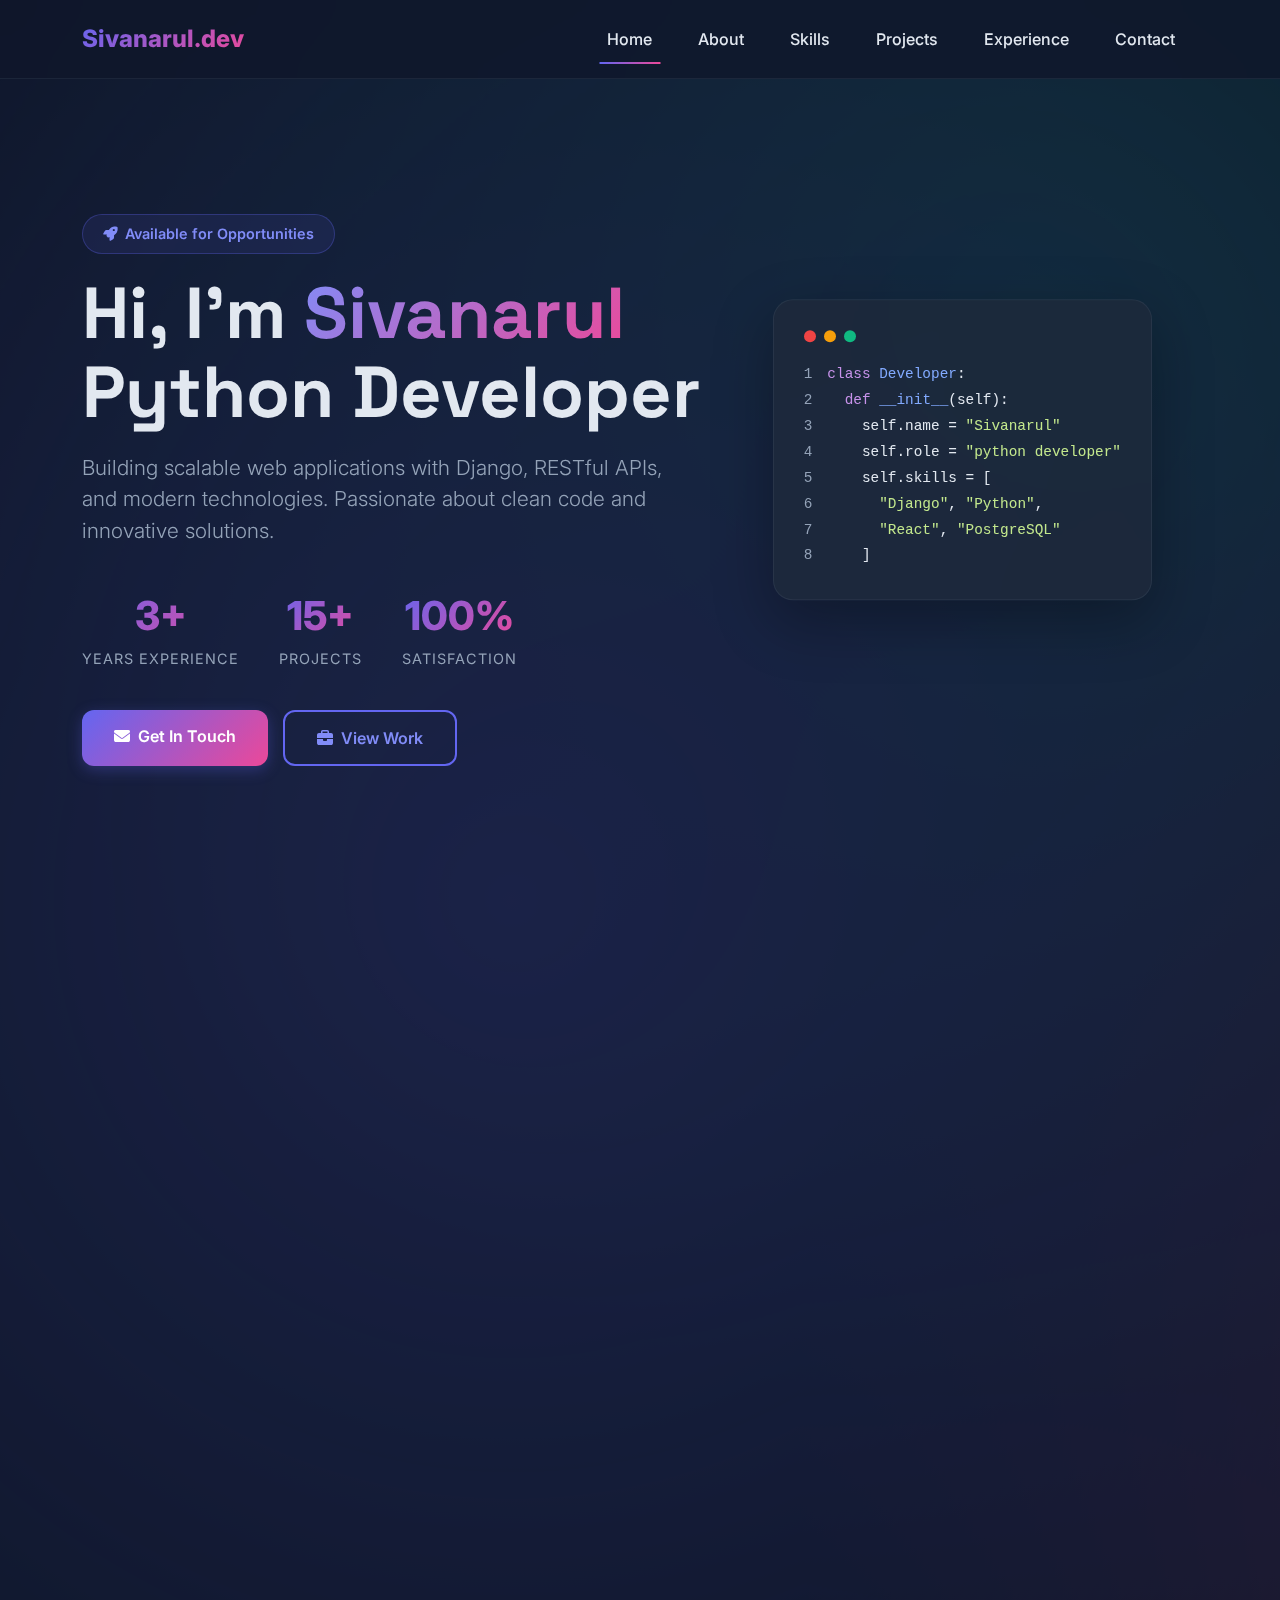
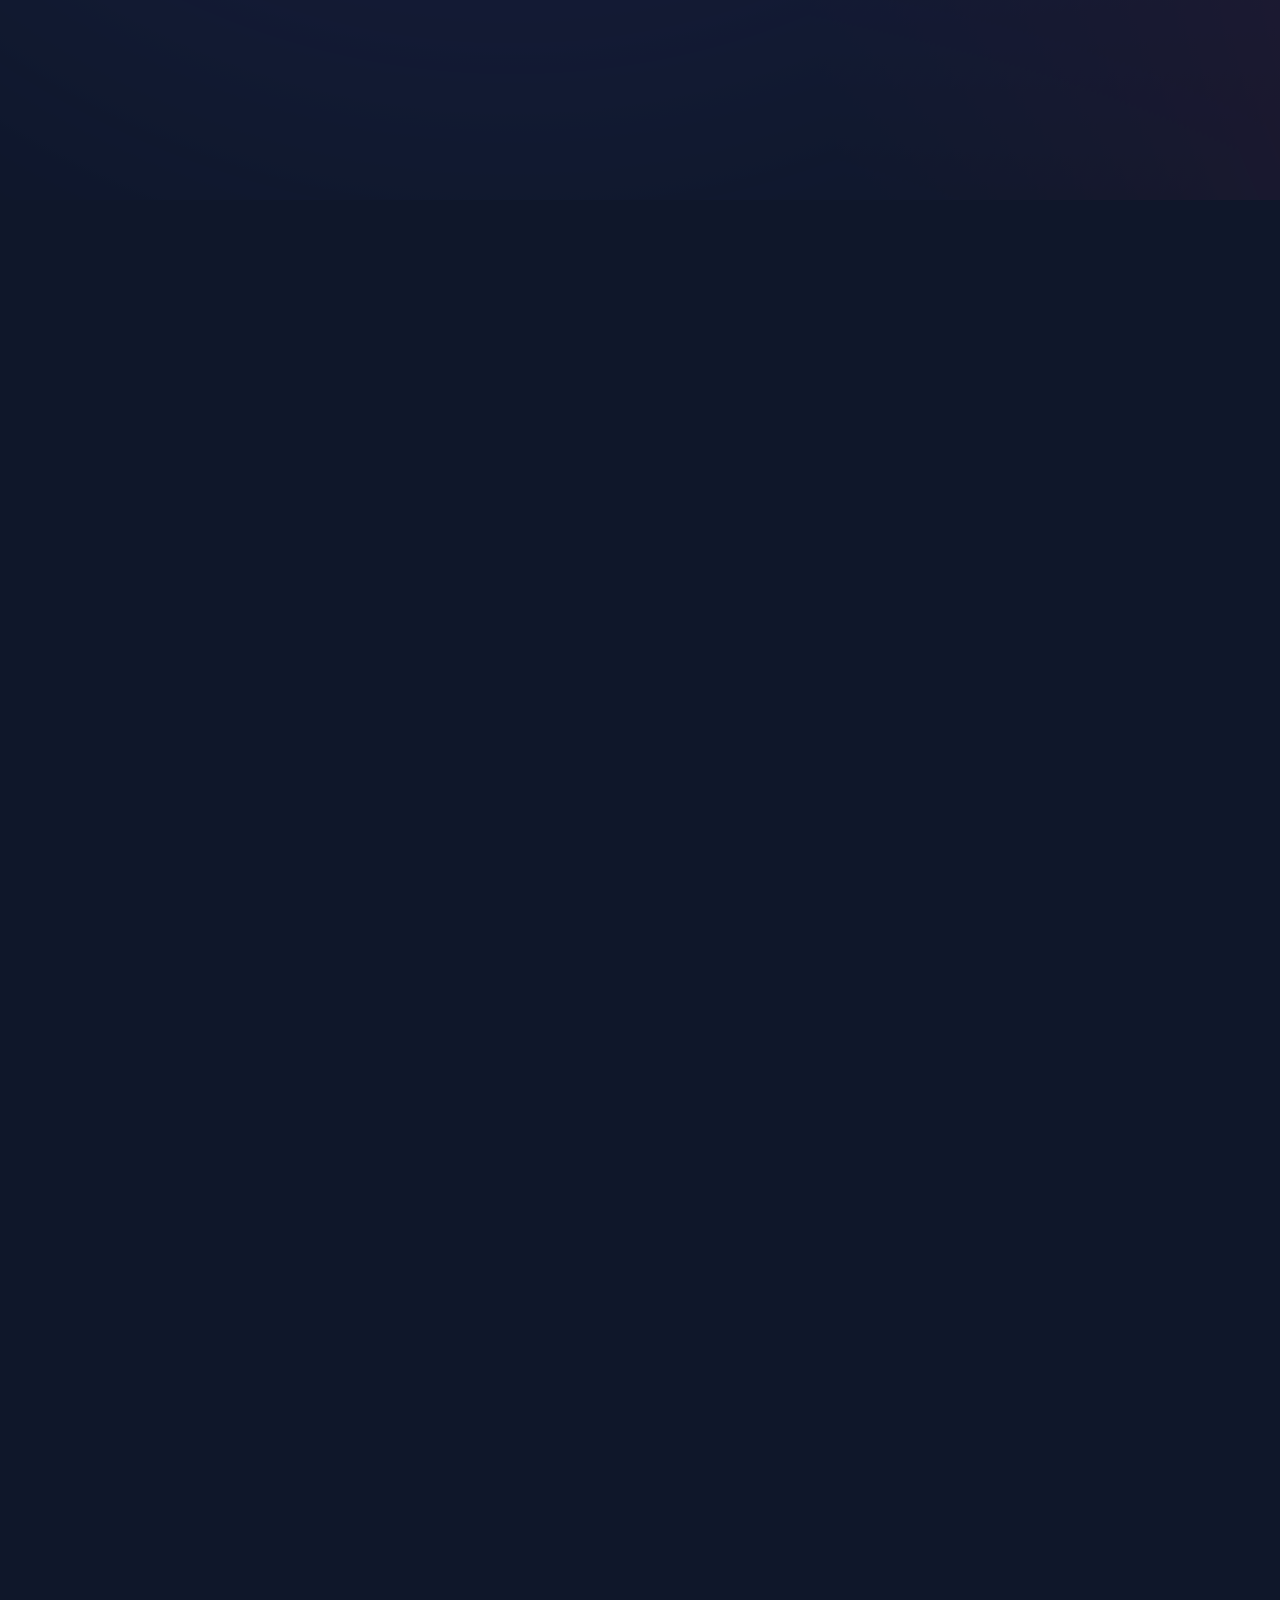
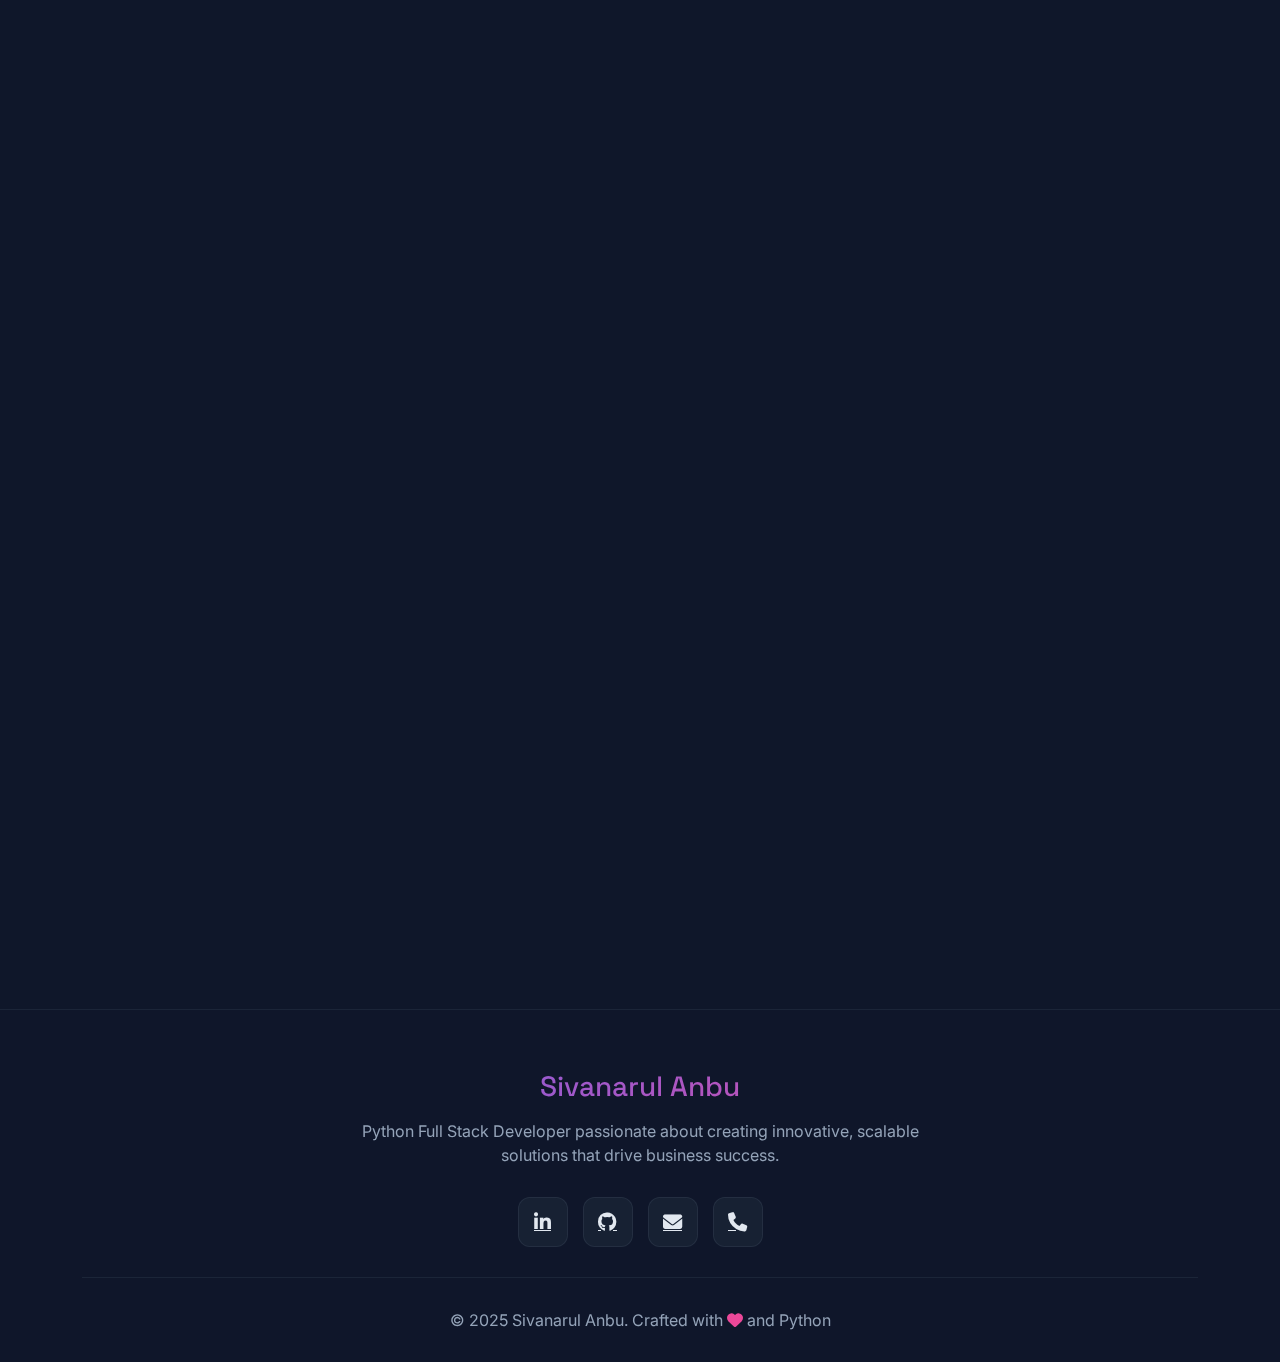
<file: portfolio/sivanarul_portfolio.html>
<!DOCTYPE html>
<html lang="en">
<head>
    <meta charset="UTF-8">
    <meta name="viewport" content="width=device-width, initial-scale=1.0">
    <title>Sivanarul Anbu - Python Developer</title>
    
    <!-- Bootstrap CSS -->
    <link href="https://cdn.jsdelivr.net/npm/bootstrap@5.3.0/dist/css/bootstrap.min.css" rel="stylesheet">
    
    <!-- Font Awesome -->
    <link rel="stylesheet" href="https://cdnjs.cloudflare.com/ajax/libs/font-awesome/6.4.0/css/all.min.css">
    
    <!-- Google Fonts -->
    <link href="https://fonts.googleapis.com/css2?family=Inter:wght@300;400;500;600;700;800;900&family=Space+Grotesk:wght@400;500;600;700&display=swap" rel="stylesheet">
    <link rel="stylesheet" href="style.css">
    

</head>
<body>
    <div class="bg-animated"></div>

    <!-- Navigation -->
    <nav class="navbar navbar-expand-lg navbar-dark">
        <div class="container">
            <a class="navbar-brand" href="#home">Sivanarul.dev</a>
            <button class="navbar-toggler" type="button" data-bs-toggle="collapse" data-bs-target="#navbarNav">
                <span class="navbar-toggler-icon"></span>
            </button>
            <div class="collapse navbar-collapse" id="navbarNav">
                <ul class="navbar-nav ms-auto">
                    <li class="nav-item">
                        <a class="nav-link active" href="#home">Home</a>
                    </li>
                    <li class="nav-item">
                        <a class="nav-link" href="#about">About</a>
                    </li>
                    <li class="nav-item">
                        <a class="nav-link" href="#skills">Skills</a>
                    </li>
                    <li class="nav-item">
                        <a class="nav-link" href="#projects">Projects</a>
                    </li>
                    <li class="nav-item">
                        <a class="nav-link" href="#experience">Experience</a>
                    </li>
                    <li class="nav-item">
                        <a class="nav-link" href="#contact">Contact</a>
                    </li>
                </ul>
            </div>
        </div>
    </nav>

    <!-- Hero Section -->
    <section id="home" class="hero">
        <div class="container">
            <div class="row">
                <div class="col-lg-7">
                    <div class="hero-content">
                        <div class="hero-badge">
                            <i class="fas fa-rocket me-2"></i>Available for Opportunities
                        </div>
                        <h1>
                            Hi, I'm <span class="gradient-text">Sivanarul</span><br>
                            Python Developer
                        </h1>
                        <p class="lead">Building scalable web applications with Django, RESTful APIs, and modern technologies. Passionate about clean code and innovative solutions.</p>
                        
                        <div class="hero-stats">
                            <div class="stat-item">
                                <span class="stat-number">3+</span>
                                <span class="stat-label">Years Experience</span>
                            </div>
                            <div class="stat-item">
                                <span class="stat-number">15+</span>
                                <span class="stat-label">Projects</span>
                            </div>
                            <div class="stat-item">
                                <span class="stat-number">100%</span>
                                <span class="stat-label">Satisfaction</span>
                            </div>
                        </div>

                        <div class="hero-buttons">
                            <a href="#contact" class="btn btn-gradient">
                                <i class="fas fa-envelope me-2"></i>Get In Touch
                            </a>
                            <a href="#projects" class="btn btn-outline-gradient">
                                <i class="fas fa-briefcase me-2"></i>View Work
                            </a>
                        </div>
                    </div>
                </div>
            </div>
        </div>

        <!-- Floating Code Block -->
        <div class="floating-code d-none d-lg-block">
            <div class="code-header">
                <span class="code-dot red"></span>
                <span class="code-dot yellow"></span>
                <span class="code-dot green"></span>
            </div>
            <div class="code-content">
                <div class="code-line">
                    <span class="line-number">1</span>
                    <span><span class="keyword">class</span> <span class="function">Developer</span>:</span>
                </div>
                <div class="code-line">
                    <span class="line-number">2</span>
                    <span>&nbsp;&nbsp;<span class="keyword">def</span> <span class="function">__init__</span>(self):</span>
                </div>
                <div class="code-line">
                    <span class="line-number">3</span>
                    <span>&nbsp;&nbsp;&nbsp;&nbsp;self.name = <span class="string">"Sivanarul"</span></span>
                </div>
                <div class="code-line">
                    <span class="line-number">4</span>
                    <span>&nbsp;&nbsp;&nbsp;&nbsp;self.role = <span class="string">"python developer"</span></span>
                </div>
                <div class="code-line">
                    <span class="line-number">5</span>
                    <span>&nbsp;&nbsp;&nbsp;&nbsp;self.skills = [</span>
                </div>
                <div class="code-line">
                    <span class="line-number">6</span>
                    <span>&nbsp;&nbsp;&nbsp;&nbsp;&nbsp;&nbsp;<span class="string">"Django"</span>, <span class="string">"Python"</span>,</span>
                </div>
                <div class="code-line">
                    <span class="line-number">7</span>
                    <span>&nbsp;&nbsp;&nbsp;&nbsp;&nbsp;&nbsp;<span class="string">"React"</span>, <span class="string">"PostgreSQL"</span></span>
                </div>
                <div class="code-line">
                    <span class="line-number">8</span>
                    <span>&nbsp;&nbsp;&nbsp;&nbsp;]</span>
                </div>
            </div>
        </div>
    </section>

    <!-- About Section -->
    <section id="about" class="section">
        <div class="container">
            <div class="section-title reveal">
                <h2><span class="gradient-text">About Me</span></h2>
                <p>Dedicated to delivering excellence in every project</p>
            </div>
            <div class="row align-items-center">
                <div class="col-lg-6 reveal">
                    <div class="glass-card">
                        <h3 class="mb-4">Who I Am</h3>
                        <p style="color: var(--text-muted); line-height: 1.8;">
                            Dedicated and detail-oriented Python Developer with over 3 years of experience building scalable and secure web applications. Skilled in Django, RESTful APIs, and data-driven development.
                        </p>
                        <p style="color: var(--text-muted); line-height: 1.8;">
                            I'm adept at collaborating in Agile environments to deliver efficient and reliable software solutions. Passionate about clean code, continuous learning, and driving project success through technical excellence.
                        </p>
                        <div class="mt-4">
                            <h5 class="mb-3">Core Competencies</h5>
                            <div class="row">
                                <div class="col-6">
                                    <p><i class="fas fa-check-circle text-success me-2"></i>Problem Solving</p>
                                    <p><i class="fas fa-check-circle text-success me-2"></i>Agile/Scrum</p>
                                </div>
                                <div class="col-6">
                                    <p><i class="fas fa-check-circle text-success me-2"></i>Team Collaboration</p>
                                    <p><i class="fas fa-check-circle text-success me-2"></i>Critical Thinking</p>
                                </div>
                            </div>
                        </div>
                    </div>
                </div>
                <div class="col-lg-6 reveal">
                    <div class="glass-card">
                        <h3 class="mb-4">Quick Facts</h3>
                        <div class="contact-card">
                            <div class="contact-icon">
                                <i class="fas fa-graduation-cap"></i>
                            </div>
                            <div class="contact-info">
                                <h5>Education</h5>
                                <p>MBA | Alagappa University (2022-2024)</p>
                                <p>BA English | Manonmaniam Sundaranar University</p>
                            </div>
                        </div>
                        <div class="contact-card">
                            <div class="contact-icon">
                                <i class="fas fa-map-marker-alt"></i>
                            </div>
                            <div class="contact-info">
                                <h5>Location</h5>
                                <p>Chennai, Tamil Nadu, India</p>
                            </div>
                        </div>
                        <div class="contact-card">
                            <div class="contact-icon">
                                <i class="fas fa-birthday-cake"></i>
                            </div>
                            <div class="contact-info">
                                <h5>Born</h5>
                                <p>January 21, 1999</p>
                            </div>
                        </div>
                    </div>
                </div>
            </div>
        </div>
    </section>

    <!-- Skills Section -->
    <section id="skills" class="section">
        <div class="container">
            <div class="section-title reveal">
                <h2><span class="gradient-text">Technical Arsenal</span></h2>
                <p>Technologies I use to bring ideas to life</p>
            </div>
            <div class="row">
                <div class="col-lg-3 col-md-6 reveal">
                    <div class="glass-card skill-card">
                        <div class="skill-icon">
                            <i class="fab fa-python"></i>
                        </div>
                        <div class="skill-name">Python</div>
                        <p style="color: var(--text-muted); font-size: 0.9rem;">Core Programming</p>
                        <div class="skill-level">
                            <div class="skill-progress" style="width: 95%;"></div>
                        </div>
                    </div>
                </div>
                <div class="col-lg-3 col-md-6 reveal">
                    <div class="glass-card skill-card">
                        <div class="skill-icon">
                            <i class="fas fa-server"></i>
                        </div>
                        <div class="skill-name">Django</div>
                        <p style="color: var(--text-muted); font-size: 0.9rem;">Web Framework</p>
                        <div class="skill-level">
                            <div class="skill-progress" style="width: 92%;"></div>
                        </div>
                    </div>
                </div>
                <div class="col-lg-3 col-md-6 reveal">
                    <div class="glass-card skill-card">
                        <div class="skill-icon">
                            <i class="fab fa-react"></i>
                        </div>
                        <div class="skill-name">React Native</div>
                        <p style="color: var(--text-muted); font-size: 0.9rem;">Mobile Development</p>
                        <div class="skill-level">
                            <div class="skill-progress" style="width: 85%;"></div>
                        </div>
                    </div>
                </div>
                <div class="col-lg-3 col-md-6 reveal">
                    <div class="glass-card skill-card">
                        <div class="skill-icon">
                            <i class="fas fa-database"></i>
                        </div>
                        <div class="skill-name">PostgreSQL</div>
                        <p style="color: var(--text-muted); font-size: 0.9rem;">Database Management</p>
                        <div class="skill-level">
                            <div class="skill-progress" style="width: 88%;"></div>
                        </div>
                    </div>
                </div>
                <div class="col-lg-3 col-md-6 reveal">
                    <div class="glass-card skill-card">
                        <div class="skill-icon">
                            <i class="fas fa-code"></i>
                        </div>
                        <div class="skill-name">REST APIs</div>
                        <p style="color: var(--text-muted); font-size: 0.9rem;">API Development</p>
                        <div class="skill-level">
                            <div class="skill-progress" style="width: 90%;"></div>
                        </div>
                    </div>
                </div>
                <div class="col-lg-3 col-md-6 reveal">
                    <div class="glass-card skill-card">
                        <div class="skill-icon">
                            <i class="fab fa-docker"></i>
                        </div>
                        <div class="skill-name">Docker</div>
                        <p style="color: var(--text-muted); font-size: 0.9rem;">Containerization</p>
                        <div class="skill-level">
                            <div class="skill-progress" style="width: 82%;"></div>
                        </div>
                    </div>
                </div>
                <div class="col-lg-3 col-md-6 reveal">
                    <div class="glass-card skill-card">
                        <div class="skill-icon">
                            <i class="fas fa-dharmachakra"></i>
                        </div>
                        <div class="skill-name">Kubernetes</div>
                        <p style="color: var(--text-muted); font-size: 0.9rem;">Orchestration</p>
                        <div class="skill-level">
                            <div class="skill-progress" style="width: 78%;"></div>
                        </div>
                    </div>
                </div>
                <div class="col-lg-3 col-md-6 reveal">
                    <div class="glass-card skill-card">
                        <div class="skill-icon">
                            <i class="fas fa-brain"></i>
                        </div>
                        <div class="skill-name">ML/NLP</div>
                        <p style="color: var(--text-muted); font-size: 0.9rem;">Machine Learning</p>
                        <div class="skill-level">
                            <div class="skill-progress" style="width: 80%;"></div>
                        </div>
                    </div>
                </div>
            </div>
        </div>
    </section>

    <!-- Projects Section -->
    <section id="projects" class="section">
        <div class="container">
            <div class="section-title reveal">
                <h2><span class="gradient-text">Featured Projects</span></h2>
                <p>Building innovative solutions that make a difference</p>
            </div>
            <div class="row">
                <div class="col-lg-4 col-md-6 reveal">
                    <div class="glass-card project-card">
                        <div class="project-image">
                            <i class="fas fa-plane-departure"></i>
                        </div>
                        <div class="project-content">
                            <h4 class="project-title">Wanderer Tourist Website</h4>
                            <p class="project-desc">Feature-rich tourist guide platform with booking system, interactive maps, user reviews, and comprehensive travel information built using Django framework.</p>
                            <div class="mb-3">
                                <span class="tech-badge">Django</span>
                                <span class="tech-badge">PostgreSQL</span>
                                <span class="tech-badge">Bootstrap</span>
                            </div>
                            <a href="#" class="btn btn-outline-gradient btn-sm w-100">View Details</a>
                        </div>
                    </div>
                </div>
                <div class="col-lg-4 col-md-6 reveal">
                    <div class="glass-card project-card">
                        <div class="project-image">
                            <i class="fas fa-birthday-cake"></i>
                        </div>
                        <div class="project-content">
                            <h4 class="project-title">Cake Zone Pantry</h4>
                            <p class="project-desc">Complete e-commerce platform for a local bakery featuring online ordering, inventory management, payment integration, and customer management system.</p>
                            <div class="mb-3">
                                <span class="tech-badge">Django</span>
                                <span class="tech-badge">PostgreSQL</span>
                                <span class="tech-badge">Stripe API</span>
                            </div>
                            <a href="#" class="btn btn-outline-gradient btn-sm w-100">View Details</a>
                        </div>
                    </div>
                </div>
                <div class="col-lg-4 col-md-6 reveal">
                    <div class="glass-card project-card">
                        <div class="project-image">
                            <i class="fas fa-shopping-cart"></i>
                        </div>
                        <div class="project-content">
                            <h4 class="project-title">E-Commerce Platform</h4>
                            <p class="project-desc">Scalable online shopping platform with user authentication, product catalog, cart system, secure checkout, and admin dashboard for business operations.</p>
                            <div class="mb-3">
                                <span class="tech-badge">Django</span>
                                <span class="tech-badge">REST API</span>
                                <span class="tech-badge">Redis</span>
                            </div>
                            <a href="#" class="btn btn-outline-gradient btn-sm w-100">View Details</a>
                        </div>
                    </div>
                </div>
                <div class="col-lg-4 col-md-6 reveal">
                    <div class="glass-card project-card">
                        <div class="project-image">
                            <i class="fas fa-robot"></i>
                        </div>
                        <div class="project-content">
                            <h4 class="project-title">AI Chatbot Application</h4>
                            <p class="project-desc">Intelligent conversational AI chatbot using NLP and machine learning for natural language understanding, context awareness, and personalized responses.</p>
                            <div class="mb-3">
                                <span class="tech-badge">Python</span>
                                <span class="tech-badge">NLP</span>
                                <span class="tech-badge">TensorFlow</span>
                            </div>
                            <a href="#" class="btn btn-outline-gradient btn-sm w-100">View Details</a>
                        </div>
                    </div>
                </div>
                <div class="col-lg-4 col-md-6 reveal">
                    <div class="glass-card project-card">
                        <div class="project-image">
                            <i class="fas fa-user-check"></i>
                        </div>
                        <div class="project-content">
                            <h4 class="project-title">Face Detection System</h4>
                            <p class="project-desc">Advanced face recognition system using computer vision and deep learning algorithms for real-time detection, identification, and security applications.</p>
                            <div class="mb-3">
                                <span class="tech-badge">Python</span>
                                <span class="tech-badge">OpenCV</span>
                                <span class="tech-badge">ML</span>
                            </div>
                            <a href="#" class="btn btn-outline-gradient btn-sm w-100">View Details</a>
                        </div>
                    </div>
                </div>
            </div>
        </div>
    </section>

    <!-- Experience Section -->
    <section id="experience" class="section">
        <div class="container">
            <div class="section-title reveal">
                <h2><span class="gradient-text">Professional Journey</span></h2>
                <p>Building expertise through diverse experiences</p>
            </div>
            <div class="row justify-content-center">
                <div class="col-lg-10">
                    <div class="timeline reveal">
                        <div class="timeline-item">
                            <div class="timeline-dot"></div>
                            <div class="glass-card">
                                <div class="timeline-content">
                                    <span class="timeline-date">2023 - 2024</span>
                                    <h4 class="timeline-title">IT Specialist – Python Full Stack Trainer</h4>
                                    <div class="timeline-company">Innovate Technologies, Chennai</div>
                                    <ul style="color: var(--text-muted); line-height: 1.8;">
                                        <li>Designed and delivered comprehensive full stack development training programs covering frontend and backend technologies</li>
                                        <li>Created industry-aligned curriculum incorporating modern development practices and tools</li>
                                        <li>Assessed student progress through hands-on projects and coding challenges</li>
                                        <li>Integrated cutting-edge tools and best practices into training modules</li>
                                        <li>Mentored aspiring developers in building real-world applications</li>
                                    </ul>
                                </div>
                            </div>
                        </div>
                        <div class="timeline-item">
                            <div class="timeline-dot"></div>
                            <div class="glass-card">
                                <div class="timeline-content">
                                    <span class="timeline-date">2021 - 2023</span>
                                    <h4 class="timeline-title">Associate Software Engineer</h4>
                                    <div class="timeline-company">T-Machine Software Solutions, Chennai</div>
                                    <ul style="color: var(--text-muted); line-height: 1.8;">
                                        <li>Developed and maintained robust Django web applications ensuring high availability and performance</li>
                                        <li>Designed and implemented RESTful APIs with secure authentication protocols</li>
                                        <li>Optimized database models and SQL queries to enhance application efficiency</li>
                                        <li>Conducted comprehensive unit and integration testing to maintain code quality</li>
                                        <li>Deployed applications on cloud platforms using Docker and Kubernetes</li>
                                        <li>Collaborated with cross-functional teams in Agile sprints to deliver project milestones</li>
                                        <li>Maintained code repositories using Git and participated in code reviews</li>
                                    </ul>
                                </div>
                            </div>
                        </div>
                    </div>
                </div>
            </div>
        </div>
    </section>

    <!-- Contact Section -->
    <section id="contact" class="section">
        <div class="container">
            <div class="section-title reveal">
                <h2><span class="gradient-text">Let's Connect</span></h2>
                <p>Ready to discuss your next project? Reach out!</p>
            </div>
            <div class="row justify-content-center">
                <div class="col-lg-10">
                    <div class="row">
                        <div class="col-lg-6 reveal">
                            <div class="glass-card" style="height: auto;">
                                <h4 class="mb-4">Get In Touch</h4>
                                <div class="contact-card">
                                    <div class="contact-icon">
                                        <i class="fas fa-envelope"></i>
                                    </div>
                                    <div class="contact-info">
                                        <h5>Email</h5>
                                        <p>krishnananbu99@gmail.com</p>
                                    </div>
                                </div>
                                <div class="contact-card">
                                    <div class="contact-icon">
                                        <i class="fas fa-phone"></i>
                                    </div>
                                    <div class="contact-info">
                                        <h5>Phone</h5>
                                        <p>+91 7010155224</p>
                                    </div>
                                </div>
                                <div class="contact-card">
                                    <div class="contact-icon">
                                        <i class="fas fa-map-marker-alt"></i>
                                    </div>
                                    <div class="contact-info">
                                        <h5>Location</h5>
                                        <p>Chennai, Tamil Nadu, India</p>
                                    </div>
                                </div>
                                <div class="contact-card">
                                    <div class="contact-icon">
                                        <i class="fab fa-linkedin"></i>
                                    </div>
                                    <div class="contact-info">
                                        <h5>LinkedIn</h5>
                                        <p><a href="https://www.linkedin.com/in/sivanarul-a-874b701b9/" target="_blank" style="color: var(--primary-light); text-decoration: none;">View Profile</a></p>
                                    </div>
                                </div>
                                <div class="contact-card">
                                    <div class="contact-icon">
                                        <i class="fab fa-github"></i>
                                    </div>
                                    <div class="contact-info">
                                        <h5>GitHub</h5>
                                        <p><a href="https://github.com/Sivanarulanbu" target="_blank" style="color: var(--primary-light); text-decoration: none;">@Sivanarulanbu</a></p>
                                    </div>
                                </div>
                            </div>
                        </div>
                        <div class="col-lg-6 reveal">
                            <div class="glass-card">
                                <h4 class="mb-4">Send a Message</h4>
                                <form id="contactForm">
                                    <div class="mb-3">
                                        <label class="form-label" style="color: var(--text);">Your Name</label>
                                        <input type="text" class="form-control" style="background: rgba(15, 23, 42, 0.5); border: 1px solid rgba(148, 163, 184, 0.2); color: var(--text); border-radius: 10px;" required>
                                    </div>
                                    <div class="mb-3">
                                        <label class="form-label" style="color: var(--text);">Email Address</label>
                                        <input type="email" class="form-control" style="background: rgba(15, 23, 42, 0.5); border: 1px solid rgba(148, 163, 184, 0.2); color: var(--text); border-radius: 10px;" required>
                                    </div>
                                    <div class="mb-3">
                                        <label class="form-label" style="color: var(--text);">Subject</label>
                                        <input type="text" class="form-control" style="background: rgba(15, 23, 42, 0.5); border: 1px solid rgba(148, 163, 184, 0.2); color: var(--text); border-radius: 10px;" required>
                                    </div>
                                    <div class="mb-4">
                                        <label class="form-label" style="color: var(--text);">Message</label>
                                        <textarea class="form-control" rows="5" style="background: rgba(15, 23, 42, 0.5); border: 1px solid rgba(148, 163, 184, 0.2); color: var(--text); border-radius: 10px;" required></textarea>
                                    </div>
                                    <button type="submit" class="btn btn-gradient w-100">
                                        <i class="fas fa-paper-plane me-2"></i>Send Message
                                    </button>
                                </form>
                            </div>
                        </div>
                    </div>
                </div>
            </div>
        </div>
    </section>

    <!-- Footer -->
    <footer>
        <div class="container">
            <h3 class="mb-3" style="background: linear-gradient(135deg, var(--primary), var(--secondary)); -webkit-background-clip: text; -webkit-text-fill-color: transparent; background-clip: text;">Sivanarul Anbu</h3>
            <p style="color: var(--text-muted); max-width: 600px; margin: 0 auto 30px;">Python Full Stack Developer passionate about creating innovative, scalable solutions that drive business success.</p>
            
            <div class="social-links">
                <a href="https://www.linkedin.com/in/sivanarul-a-874b701b9/" target="_blank" class="social-link">
                    <i class="fab fa-linkedin-in"></i>
                </a>
                <a href="https://github.com/Sivanarulanbu" target="_blank" class="social-link">
                    <i class="fab fa-github"></i>
                </a>
                <a href="mailto:krishnananbu99@gmail.com" class="social-link">
                    <i class="fas fa-envelope"></i>
                </a>
                <a href="tel:+917010155224" class="social-link">
                    <i class="fas fa-phone"></i>
                </a>
            </div>
            
            <div style="border-top: 1px solid rgba(148, 163, 184, 0.1); padding-top: 30px; margin-top: 30px;">
                <p style="color: var(--text-muted); margin: 0;">&copy; 2025 Sivanarul Anbu. Crafted with <i class="fas fa-heart" style="color: var(--secondary);"></i> and Python</p>
            </div>
        </div>
    </footer>

    <!-- Bootstrap JS -->
    <script src="https://cdn.jsdelivr.net/npm/bootstrap@5.3.0/dist/js/bootstrap.bundle.min.js"></script>
    
    <script>
        // Navbar scroll effect
        window.addEventListener('scroll', () => {
            const navbar = document.querySelector('.navbar');
            if (window.scrollY > 50) {
                navbar.classList.add('scrolled');
            } else {
                navbar.classList.remove('scrolled');
            }
        });

        // Smooth scroll for navigation
        document.querySelectorAll('a[href^="#"]').forEach(anchor => {
            anchor.addEventListener('click', function (e) {
                e.preventDefault();
                const target = document.querySelector(this.getAttribute('href'));
                if (target) {
                    const offset = 80;
                    const targetPosition = target.offsetTop - offset;
                    window.scrollTo({
                        top: targetPosition,
                        behavior: 'smooth'
                    });
                }
            });
        });

        // Update active nav link
        window.addEventListener('scroll', () => {
            const sections = document.querySelectorAll('section[id]');
            const navLinks = document.querySelectorAll('.navbar-nav .nav-link');
            
            let current = '';
            sections.forEach(section => {
                const sectionTop = section.offsetTop - 100;
                if (window.pageYOffset >= sectionTop) {
                    current = section.getAttribute('id');
                }
            });

            navLinks.forEach(link => {
                link.classList.remove('active');
                if (link.getAttribute('href') === '#' + current) {
                    link.classList.add('active');
                }
            });
        });

        // Reveal animations
        const reveals = document.querySelectorAll('.reveal');
        
        const revealOnScroll = () => {
            reveals.forEach(element => {
                const elementTop = element.getBoundingClientRect().top;
                const windowHeight = window.innerHeight;
                
                if (elementTop < windowHeight - 100) {
                    element.classList.add('active');
                }
            });
        };

        window.addEventListener('scroll', revealOnScroll);
        revealOnScroll();

        // Skill progress animation
        const animateSkills = () => {
            const skills = document.querySelectorAll('.skill-progress');
            skills.forEach(skill => {
                const rect = skill.getBoundingClientRect();
                if (rect.top < window.innerHeight) {
                    skill.style.width = skill.style.width;
                }
            });
        };

        window.addEventListener('scroll', animateSkills);
        animateSkills();

        // Form submission
        document.getElementById('contactForm').addEventListener('submit', (e) => {
            e.preventDefault();
            alert('Thank you for your message! I will get back to you soon.');
            e.target.reset();
        });

        // Collapse navbar on link click (mobile)
        document.querySelectorAll('.navbar-nav .nav-link').forEach(link => {
            link.addEventListener('click', () => {
                const navbarCollapse = document.querySelector('.navbar-collapse');
                if (navbarCollapse.classList.contains('show')) {
                    navbarCollapse.classList.remove('show');
                }
            });
        });
    </script>
</body>
</html>
</file>
<file: portfolio/style.css>
:root {
            --primary: #6366f1;
            --primary-dark: #4f46e5;
            --primary-light: #818cf8;
            --secondary: #ec4899;
            --accent: #14b8a6;
            --dark: #0f172a;
            --dark-light: #1e293b;
            --text: #e2e8f0;
            --text-muted: #94a3b8;
            --success: #10b981;
            --warning: #f59e0b;
        }

        * {
            margin: 0;
            padding: 0;
            box-sizing: border-box;
        }

        body {
            font-family: 'Inter', sans-serif;
            background: var(--dark);
            color: var(--text);
            overflow-x: hidden;
        }

        h1, h2, h3, h4, h5, h6 {
            font-family: 'Space Grotesk', sans-serif;
        }

        /* Animated Background */
        .bg-animated {
            position: fixed;
            top: 0;
            left: 0;
            width: 100%;
            height: 100%;
            z-index: 0;
            opacity: 0.15;
        }

        .bg-animated::before {
            content: '';
            position: absolute;
            width: 200%;
            height: 200%;
            background: radial-gradient(circle at 20% 50%, var(--primary) 0%, transparent 50%),
                        radial-gradient(circle at 80% 80%, var(--secondary) 0%, transparent 50%),
                        radial-gradient(circle at 40% 20%, var(--accent) 0%, transparent 50%);
            animation: bgFloat 20s ease-in-out infinite;
        }

        @keyframes bgFloat {
            0%, 100% { transform: translate(0, 0) rotate(0deg); }
            33% { transform: translate(30px, -50px) rotate(120deg); }
            66% { transform: translate(-20px, 20px) rotate(240deg); }
        }

        /* Navigation */
        .navbar {
            background: rgba(15, 23, 42, 0.8) !important;
            backdrop-filter: blur(20px);
            border-bottom: 1px solid rgba(148, 163, 184, 0.1);
            padding: 1rem 0;
            position: fixed;
            width: 100%;
            top: 0;
            z-index: 1000;
            transition: all 0.3s ease;
        }

        .navbar.scrolled {
            background: rgba(15, 23, 42, 0.95) !important;
            box-shadow: 0 10px 40px rgba(0, 0, 0, 0.3);
        }

        .navbar-brand {
            font-weight: 800;
            font-size: 1.5rem;
            background: linear-gradient(135deg, var(--primary), var(--secondary));
            -webkit-background-clip: text;
            -webkit-text-fill-color: transparent;
            background-clip: text;
        }

        .navbar-nav .nav-link {
            color: var(--text) !important;
            font-weight: 500;
            margin: 0 15px;
            position: relative;
            transition: all 0.3s ease;
        }

        .navbar-nav .nav-link::before {
            content: '';
            position: absolute;
            bottom: -5px;
            left: 50%;
            width: 0;
            height: 2px;
            background: linear-gradient(90deg, var(--primary), var(--secondary));
            transform: translateX(-50%);
            transition: width 0.3s ease;
        }

        .navbar-nav .nav-link:hover::before,
        .navbar-nav .nav-link.active::before {
            width: 100%;
        }

        /* Hero Section */
        .hero {
            min-height: 100vh;
            display: flex;
            align-items: center;
            position: relative;
            padding-top: 80px;
            overflow: hidden;
        }

        .hero-content {
            position: relative;
            z-index: 2;
        }

        .hero-badge {
            display: inline-block;
            padding: 8px 20px;
            background: rgba(99, 102, 241, 0.1);
            border: 1px solid rgba(99, 102, 241, 0.3);
            border-radius: 50px;
            color: var(--primary-light);
            font-size: 0.9rem;
            font-weight: 600;
            margin-bottom: 20px;
            animation: fadeInUp 0.8s ease;
        }

        .hero h1 {
            font-size: 4.5rem;
            font-weight: 900;
            line-height: 1.1;
            margin-bottom: 20px;
            animation: fadeInUp 0.8s ease 0.2s both;
        }

        .gradient-text {
            background: linear-gradient(135deg, var(--primary-light), var(--secondary));
            -webkit-background-clip: text;
            -webkit-text-fill-color: transparent;
            background-clip: text;
        }

        .hero .lead {
            font-size: 1.3rem;
            color: var(--text-muted);
            margin-bottom: 30px;
            max-width: 600px;
            animation: fadeInUp 0.8s ease 0.4s both;
        }

        .hero-stats {
            display: flex;
            gap: 40px;
            margin: 40px 0;
            animation: fadeInUp 0.8s ease 0.6s both;
        }

        .stat-item {
            text-align: center;
        }

        .stat-number {
            font-size: 2.5rem;
            font-weight: 800;
            background: linear-gradient(135deg, var(--primary), var(--secondary));
            -webkit-background-clip: text;
            -webkit-text-fill-color: transparent;
            background-clip: text;
            display: block;
        }

        .stat-label {
            font-size: 0.9rem;
            color: var(--text-muted);
            text-transform: uppercase;
            letter-spacing: 1px;
        }

        .hero-buttons {
            display: flex;
            gap: 15px;
            flex-wrap: wrap;
            animation: fadeInUp 0.8s ease 0.8s both;
        }

        @keyframes fadeInUp {
            from {
                opacity: 0;
                transform: translateY(30px);
            }
            to {
                opacity: 1;
                transform: translateY(0);
            }
        }

        /* Floating Code Block */
        .floating-code {
            position: absolute;
            right: 10%;
            top: 50%;
            transform: translateY(-50%);
            background: rgba(30, 41, 59, 0.8);
            backdrop-filter: blur(20px);
            border: 1px solid rgba(148, 163, 184, 0.1);
            border-radius: 20px;
            padding: 30px;
            max-width: 450px;
            box-shadow: 0 20px 60px rgba(0, 0, 0, 0.3);
            animation: float 6s ease-in-out infinite;
        }

        @keyframes float {
            0%, 100% { transform: translateY(-50%) translateX(0); }
            50% { transform: translateY(-50%) translateX(20px); }
        }

        .code-header {
            display: flex;
            gap: 8px;
            margin-bottom: 20px;
        }

        .code-dot {
            width: 12px;
            height: 12px;
            border-radius: 50%;
        }

        .code-dot.red { background: #ef4444; }
        .code-dot.yellow { background: #f59e0b; }
        .code-dot.green { background: #10b981; }

        .code-content {
            font-family: 'Courier New', monospace;
            font-size: 0.9rem;
            line-height: 1.8;
            color: var(--text);
        }

        .code-line {
            display: flex;
            gap: 15px;
        }

        .line-number {
            color: var(--text-muted);
            user-select: none;
        }

        .keyword { color: #c792ea; }
        .function { color: #82aaff; }
        .string { color: #c3e88d; }
        .comment { color: var(--text-muted); }

        /* Buttons */
        .btn-gradient {
            background: linear-gradient(135deg, var(--primary), var(--secondary));
            color: white;
            border: none;
            padding: 14px 32px;
            font-weight: 600;
            border-radius: 12px;
            transition: all 0.3s ease;
            box-shadow: 0 4px 15px rgba(99, 102, 241, 0.3);
        }

        .btn-gradient:hover {
            transform: translateY(-2px);
            box-shadow: 0 8px 25px rgba(99, 102, 241, 0.4);
            color: white;
        }

        .btn-outline-gradient {
            background: transparent;
            color: var(--primary-light);
            border: 2px solid var(--primary);
            padding: 14px 32px;
            font-weight: 600;
            border-radius: 12px;
            transition: all 0.3s ease;
        }

        .btn-outline-gradient:hover {
            background: linear-gradient(135deg, var(--primary), var(--secondary));
            border-color: transparent;
            color: white;
            transform: translateY(-2px);
        }

        /* Sections */
        .section {
            padding: 100px 0;
            position: relative;
            z-index: 1;
        }

        .section-title {
            text-align: center;
            margin-bottom: 60px;
        }

        .section-title h2 {
            font-size: 3rem;
            font-weight: 800;
            margin-bottom: 15px;
        }

        .section-title p {
            font-size: 1.2rem;
            color: var(--text-muted);
        }

        /* Glass Card Effect */
        .glass-card {
            background: rgba(30, 41, 59, 0.6);
            backdrop-filter: blur(20px);
            border: 1px solid rgba(148, 163, 184, 0.1);
            border-radius: 20px;
            padding: 40px;
            transition: all 0.4s ease;
            height: 100%;
        }

        .glass-card:hover {
            background: rgba(30, 41, 59, 0.8);
            transform: translateY(-10px);
            border-color: rgba(99, 102, 241, 0.3);
            box-shadow: 0 20px 60px rgba(99, 102, 241, 0.2);
        }

        /* Skills */
        .skill-card {
            text-align: center;
            margin-bottom: 30px;
        }

        .skill-icon {
            width: 80px;
            height: 80px;
            background: linear-gradient(135deg, rgba(99, 102, 241, 0.2), rgba(236, 72, 153, 0.2));
            border-radius: 20px;
            display: flex;
            align-items: center;
            justify-content: center;
            margin: 0 auto 20px;
            font-size: 2rem;
            transition: all 0.3s ease;
        }

        .skill-card:hover .skill-icon {
            transform: rotateY(180deg);
            background: linear-gradient(135deg, var(--primary), var(--secondary));
        }

        .skill-name {
            font-size: 1.2rem;
            font-weight: 600;
            margin-bottom: 10px;
        }

        .skill-level {
            height: 6px;
            background: rgba(148, 163, 184, 0.2);
            border-radius: 10px;
            overflow: hidden;
            margin-top: 15px;
        }

        .skill-progress {
            height: 100%;
            background: linear-gradient(90deg, var(--primary), var(--secondary));
            border-radius: 10px;
            transition: width 1s ease;
        }

        /* Projects */
        .project-card {
            position: relative;
            overflow: hidden;
            margin-bottom: 30px;
        }

        .project-image {
            height: 250px;
            background: linear-gradient(135deg, rgba(99, 102, 241, 0.2), rgba(236, 72, 153, 0.2));
            border-radius: 20px 20px 0 0;
            display: flex;
            align-items: center;
            justify-content: center;
            font-size: 4rem;
            transition: all 0.4s ease;
        }

        .project-card:hover .project-image {
            transform: scale(1.05);
        }

        .project-content {
            padding: 30px;
        }

        .project-title {
            font-size: 1.5rem;
            font-weight: 700;
            margin-bottom: 15px;
        }

        .project-desc {
            color: var(--text-muted);
            margin-bottom: 20px;
            line-height: 1.6;
        }

        .tech-badge {
            display: inline-block;
            padding: 6px 14px;
            background: rgba(99, 102, 241, 0.15);
            border: 1px solid rgba(99, 102, 241, 0.3);
            border-radius: 20px;
            font-size: 0.85rem;
            margin: 4px;
            color: var(--primary-light);
        }

        /* Experience Timeline */
        .timeline {
            position: relative;
            padding-left: 50px;
        }

        .timeline::before {
            content: '';
            position: absolute;
            left: 20px;
            top: 0;
            bottom: 0;
            width: 2px;
            background: linear-gradient(180deg, var(--primary), var(--secondary));
        }

        .timeline-item {
            position: relative;
            margin-bottom: 50px;
        }

        .timeline-dot {
            position: absolute;
            left: -36px;
            top: 25px;
            width: 12px;
            height: 12px;
            background: var(--primary);
            border: 3px solid var(--dark);
            border-radius: 50%;
            box-shadow: 0 0 0 4px rgba(99, 102, 241, 0.2);
        }

        .timeline-content {
            padding: 30px;
        }

        .timeline-date {
            display: inline-block;
            padding: 6px 14px;
            background: rgba(99, 102, 241, 0.15);
            border-radius: 20px;
            font-size: 0.9rem;
            color: var(--primary-light);
            margin-bottom: 15px;
        }

        .timeline-title {
            font-size: 1.5rem;
            font-weight: 700;
            margin-bottom: 10px;
        }

        .timeline-company {
            color: var(--secondary);
            font-weight: 600;
            margin-bottom: 15px;
        }

        /* Contact */
        .contact-card {
            display: flex;
            align-items: center;
            gap: 20px;
            padding: 25px;
            background: rgba(30, 41, 59, 0.4);
            border: 1px solid rgba(148, 163, 184, 0.1);
            border-radius: 15px;
            margin-bottom: 20px;
            transition: all 0.3s ease;
        }

        .contact-card:hover {
            background: rgba(30, 41, 59, 0.6);
            border-color: rgba(99, 102, 241, 0.3);
            transform: translateX(10px);
        }

        .contact-icon {
            width: 60px;
            height: 60px;
            background: linear-gradient(135deg, var(--primary), var(--secondary));
            border-radius: 15px;
            display: flex;
            align-items: center;
            justify-content: center;
            font-size: 1.5rem;
            flex-shrink: 0;
        }

        .contact-info h5 {
            font-weight: 600;
            margin-bottom: 5px;
        }

        .contact-info p {
            color: var(--text-muted);
            margin: 0;
        }

        /* Footer */
        footer {
            background: rgba(15, 23, 42, 0.8);
            backdrop-filter: blur(20px);
            border-top: 1px solid rgba(148, 163, 184, 0.1);
            padding: 60px 0 30px;
            text-align: center;
        }

        .social-links {
            display: flex;
            justify-content: center;
            gap: 15px;
            margin: 30px 0;
        }

        .social-link {
            width: 50px;
            height: 50px;
            background: rgba(30, 41, 59, 0.6);
            border: 1px solid rgba(148, 163, 184, 0.1);
            border-radius: 12px;
            display: flex;
            align-items: center;
            justify-content: center;
            color: var(--text);
            font-size: 1.2rem;
            transition: all 0.3s ease;
        }

        .social-link:hover {
            background: linear-gradient(135deg, var(--primary), var(--secondary));
            color: white;
            transform: translateY(-5px);
            box-shadow: 0 10px 25px rgba(99, 102, 241, 0.3);
        }

        /* Responsive */
        @media (max-width: 992px) {
            .floating-code {
                display: none;
            }

            .hero h1 {
                font-size: 3rem;
            }

            .hero-stats {
                gap: 20px;
            }
        }

        @media (max-width: 768px) {
            .hero h1 {
                font-size: 2.5rem;
            }

            .section-title h2 {
                font-size: 2rem;
            }

            .timeline {
                padding-left: 30px;
            }

            .timeline::before {
                left: 10px;
            }

            .timeline-dot {
                left: -26px;
            }
        }

        /* Scroll Animation */
        .reveal {
            opacity: 0;
            transform: translateY(50px);
            transition: all 0.8s ease;
        }

        .reveal.active {
            opacity: 1;
            transform: translateY(0);
        }

        html {
            scroll-behavior: smooth;
        }
</file>
